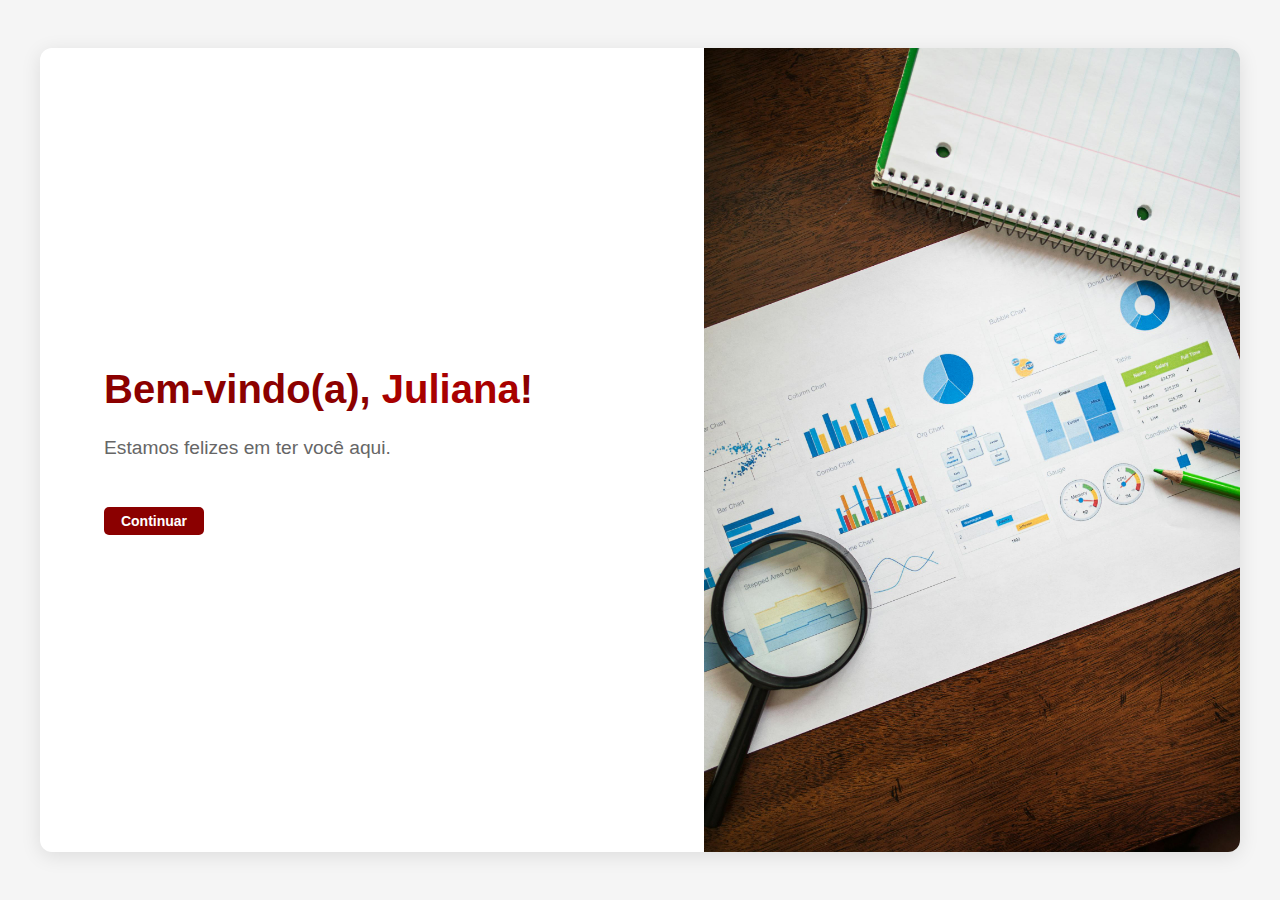
<file: index.html>
<!DOCTYPE html>
<html lang="pt-BR">
<head>
  <meta charset="UTF-8">
  <meta name="viewport" content="width=device-width, initial-scale=1.0">
  <title>Início</title>
  <link rel="stylesheet" href="css/index.css">
  <link rel="stylesheet" href="https://cdnjs.cloudflare.com/ajax/libs/font-awesome/6.0.0/css/all.min.css">
  <link href="https://fonts.googleapis.com/css2?family=Material+Symbols+Outlined" rel="stylesheet" />
</head>

<body class="welcome-body">
    <div class="welcome-container">
        <div class="welcome-text">
            <h1 class="welcome-title">Bem-vindo(a), <span id="nomeUsuario">Usuário</span>!</h1>
            <p class="welcome-subtitle">Estamos felizes em ter você aqui.</p>
            <a href="listarCaso.html" class="btn btn-primary">Continuar</a>
        </div>
        <div class="welcome-image">
            <img src="img/dashboard.jpg" alt="Imagem de boas-vindas" />
        </div>
    </div>

    <script>
        if ('serviceWorker' in navigator) {
            navigator.serviceWorker.register('service-worker.js')
                .then(() => console.log('Service Worker registrado com sucesso!'))
                .catch((error) => console.error('Falha ao registrar o Service Worker:', error));
        }

        // Substitua com o nome real do usuário após o login
        const nomeUsuario = "Juliana";
        document.getElementById("nomeUsuario").textContent = nomeUsuario;
    </script>
</body>

</html>
</file>
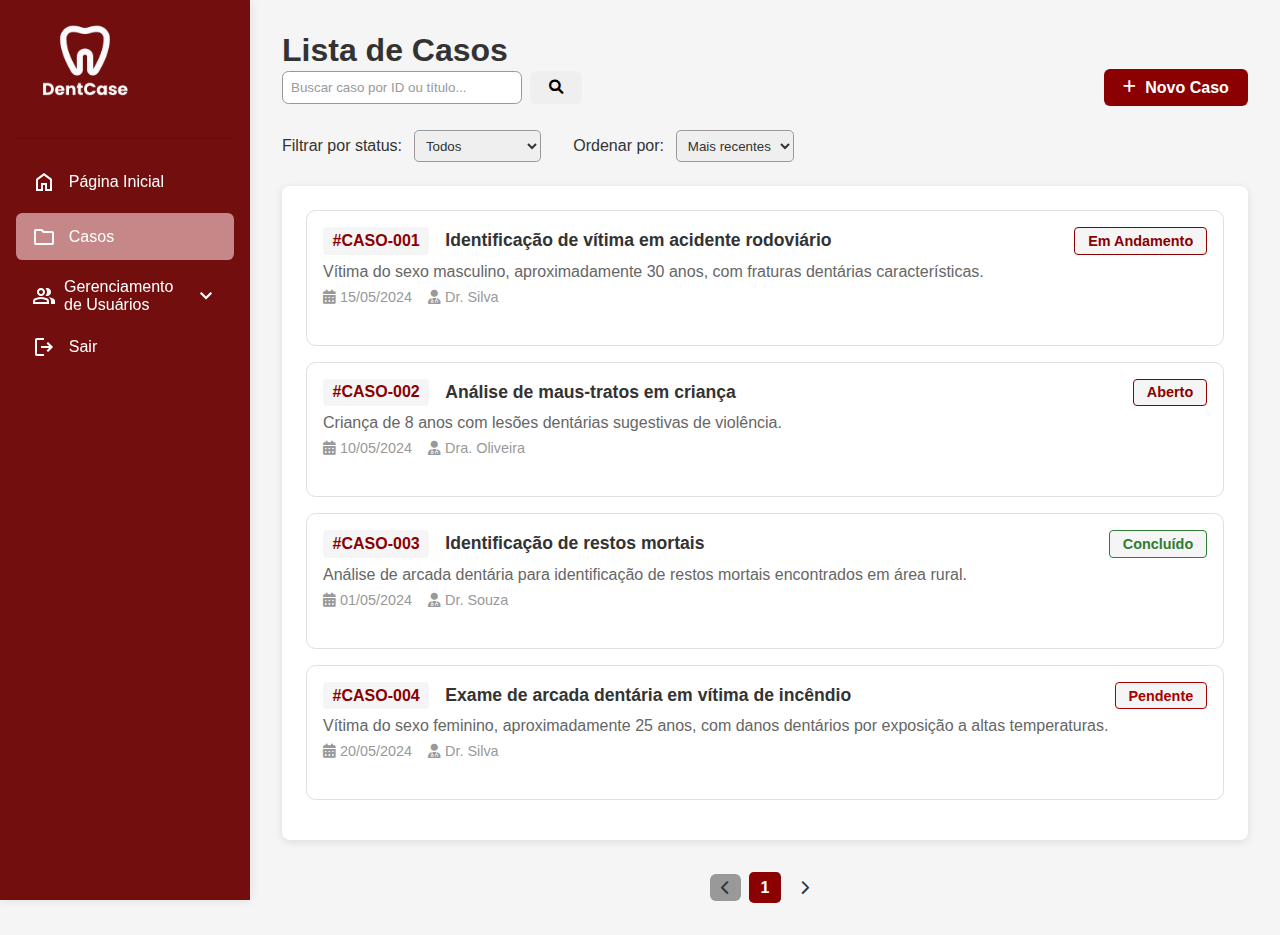
<file: listarCaso.html>
<!DOCTYPE html>
<html lang="pt-BR">
<head>
  <meta charset="UTF-8">
  <meta name="viewport" content="width=device-width, initial-scale=1.0">
  <title>Casos - Sistema Odonto-Legal</title>
  <link rel="stylesheet" href="css/listarCasos.css">
  <link rel="stylesheet" href="https://cdnjs.cloudflare.com/ajax/libs/font-awesome/6.0.0/css/all.min.css">
  <link href="https://fonts.googleapis.com/css2?family=Material+Symbols+Outlined" rel="stylesheet" />
</head>
<body>
  <aside class="sidebar">
    <div class="sidebar-header">
      <div class="logo-placeholder">
        <img src="img/logo2.png" alt="Login Imagem"  class="logo"/>
    </div>
    </div>
    <a href="index.html"><span class="material-symbols-outlined">home</span> Página Inicial</a>
    <a href="listarCaso.html" class="active"><span class="material-symbols-outlined">folder</span> Casos</a>
    <div class="dropdown-container">
        <button onclick="toggleSubMenu(this)" class="dropdown-btn">
            <span class="material-symbols-outlined">group</span>
            Gerenciamento de Usuários
            <span class="material-symbols-outlined expand-icon">expand_more</span>
        </button>
        <div class="sub-menu">
            <a href="usuarios-perito.html"><span class="material-symbols-outlined">person</span> Perito</a>
            <a href="usuarios-assistente.html"><span class="material-symbols-outlined">person</span> Assistente</a>
        </div>
    </div>

    <a href="login.html"><span class="material-symbols-outlined">logout</span> Sair</a>
</aside>

  <div class="main-content">
    <nav>
      <h1>Lista de Casos</h1>
    </nav>

    <div class="container">
      <header class="list-header">
        <div class="search-box">
          <input type="text" id="search-case" placeholder="Buscar caso por ID ou título...">
          <button class="btn btn-search"><i class="fas fa-search"></i></button>
        </div>
        <a href="novoCaso.html" class="btn btn-primary">
          <i class="fas fa-plus"></i> Novo Caso </a>
      </header>

      <div class="filters">
        <div class="filter-group">
          <label for="filter-status">Filtrar por status:</label>
          <select id="filter-status">
            <option value="all">Todos</option>
            <option value="aberto">Aberto</option>
            <option value="andamento">Em Andamento</option>
            <option value="pendente">Pendente</option>
            <option value="concluido">Concluído</option>
          </select>
        </div>

        <div class="filter-group">
          <label for="filter-date">Ordenar por:</label>
          <select id="filter-date">
            <option value="recentes">Mais recentes</option>
            <option value="antigos">Mais antigos</option>
          </select>
        </div>
      </div>

      <div class="cases-list-container">
        <!-- Item de caso -->
        <div class="case-list-item">
          <div class="case-list-content" onclick="window.location='verCaso.html?id=CASO-001'">
            <div class="case-list-main">
              <span class="case-id">#CASO-001</span>
              <h3 class="case-title">Identificação de vítima em acidente rodoviário</h3>
              <span class="case-status status-andamento">Em Andamento</span>
            </div>
            <div class="case-list-details">
              <p class="case-description">Vítima do sexo masculino, aproximadamente 30 anos, com fraturas dentárias características.</p>
              <div class="case-meta">
                <span><i class="fas fa-calendar-alt"></i> 15/05/2024</span>
                <span><i class="fas fa-user-md"></i> Dr. Silva</span>
              </div>
            </div>
          </div>
        </div>

        <!-- Outros casos seguem o mesmo padrão -->
        <!-- #CASO-002 -->
        <div class="case-list-item">
          <div class="case-list-content" onclick="window.location='verCaso.html?id=CASO-002'">
            <div class="case-list-main">
              <span class="case-id">#CASO-002</span>
              <h3 class="case-title">Análise de maus-tratos em criança</h3>
              <span class="case-status status-aberto">Aberto</span>
            </div>
            <div class="case-list-details">
              <p class="case-description">Criança de 8 anos com lesões dentárias sugestivas de violência.</p>
              <div class="case-meta">
                <span><i class="fas fa-calendar-alt"></i> 10/05/2024</span>
                <span><i class="fas fa-user-md"></i> Dra. Oliveira</span>
              </div>
            </div>
          </div>
        </div>

        <!-- #CASO-003 -->
        <div class="case-list-item">
          <div class="case-list-content" onclick="window.location='verCaso.html?id=CASO-003'">
            <div class="case-list-main">
              <span class="case-id">#CASO-003</span>
              <h3 class="case-title">Identificação de restos mortais</h3>
              <span class="case-status status-concluido">Concluído</span>
            </div>
            <div class="case-list-details">
              <p class="case-description">Análise de arcada dentária para identificação de restos mortais encontrados em área rural.</p>
              <div class="case-meta">
                <span><i class="fas fa-calendar-alt"></i> 01/05/2024</span>
                <span><i class="fas fa-user-md"></i> Dr. Souza</span>
              </div>
            </div>
          </div>
        </div>

        <!-- #CASO-004 -->
        <div class="case-list-item">
          <div class="case-list-content" onclick="window.location='verCaso.html?id=CASO-004'">
            <div class="case-list-main">
              <span class="case-id">#CASO-004</span>
              <h3 class="case-title">Exame de arcada dentária em vítima de incêndio</h3>
              <span class="case-status status-pendente">Pendente</span>
            </div>
            <div class="case-list-details">
              <p class="case-description">Vítima do sexo feminino, aproximadamente 25 anos, com danos dentários por exposição a altas temperaturas.</p>
              <div class="case-meta">
                <span><i class="fas fa-calendar-alt"></i> 20/05/2024</span>
                <span><i class="fas fa-user-md"></i> Dr. Silva</span>
              </div>
            </div>
          </div>
        </div>
      </div>

      <div class="pagination">
        <button class="btn btn-pagination" disabled><i class="fas fa-chevron-left"></i></button>
        <span class="page-number active">1</span>
        <button class="btn btn-pagination"><i class="fas fa-chevron-right"></i></button>
      </div>
    </div>
  </div>
  
<script>
  function toggleSubMenu(button) {
    const subMenu = button.nextElementSibling;
    subMenu.style.display = subMenu.style.display === "flex" ? "none" : "flex";
  }
</script>
</body>
</html>
</file>
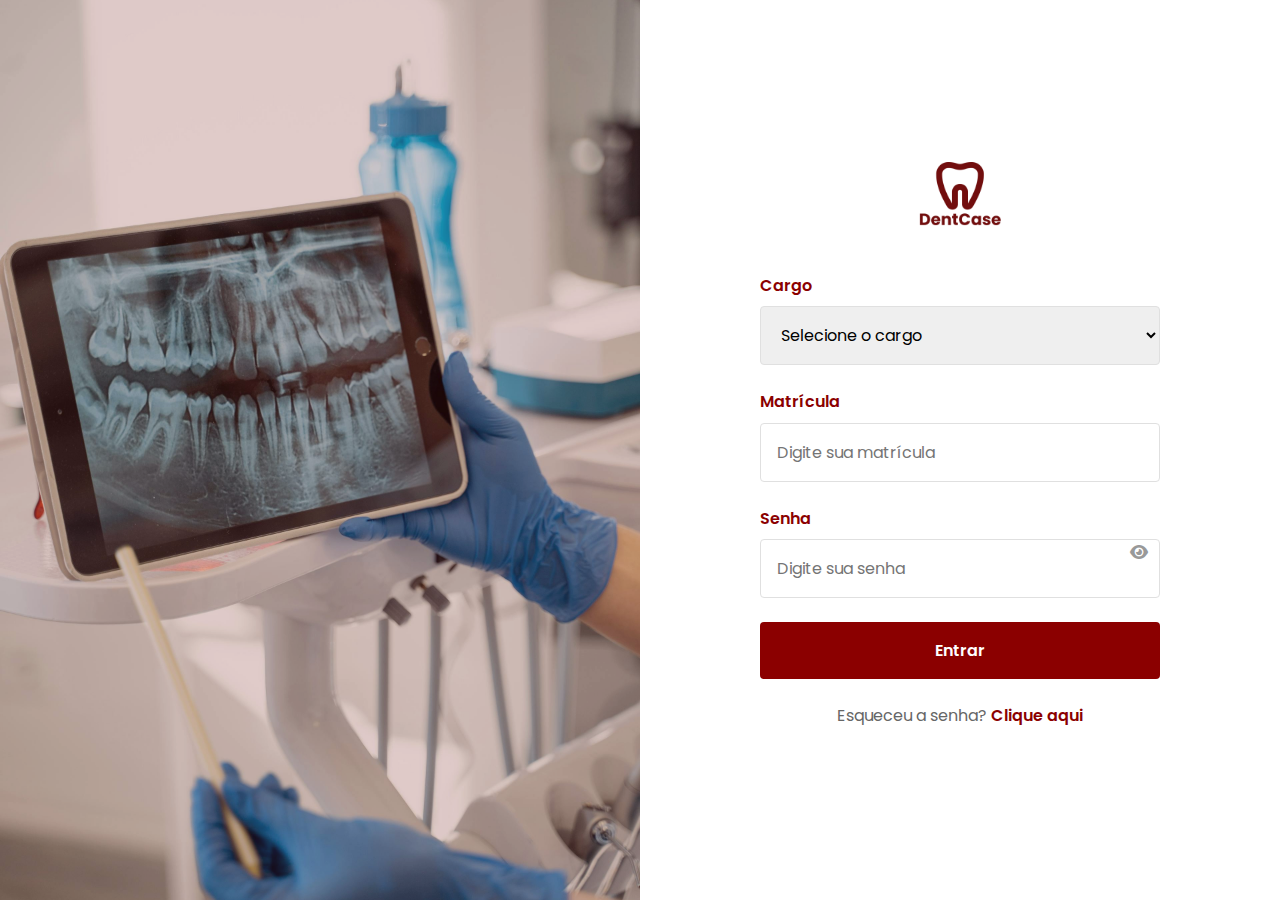
<file: login.html>
<!DOCTYPE html>
<html lang="pt-BR">
<head>
  <meta charset="UTF-8" />
  <meta name="viewport" content="width=device-width, initial-scale=1.0"/>
  <title>Login</title>

  <!-- Fonte Poppins -->
  <link href="https://fonts.googleapis.com/css2?family=Poppins:wght@400;600&display=swap" rel="stylesheet" />

  <!-- Ícones (Font Awesome para o olho) -->
  <link rel="stylesheet" href="https://cdnjs.cloudflare.com/ajax/libs/font-awesome/6.0.0/css/all.min.css" />

  <!-- Estilo CSS -->
  <link rel="stylesheet" href="css/login.css" />

  <link rel="manifest" href="manifest.json">

</head>

<body>
  <section>
    <div class="imgBx">
      <img src="img/login.jpg" alt="Login Imagem" />
    </div>

    <div class="contentBx">
      <div class="form-box">
        <!-- Espaço para sua logo -->
        <div class="logo-placeholder">
            <img src="img/logo1.png" alt="Login Imagem"  class="logo"/>
        </div>

        <form id="loginForm">
          <!-- Cargo -->
          <div class="form-group">
            <label for="cargo"><span>Cargo</span></label>
            <select name="cargo" id="cargo" required>
              <option value="">Selecione o cargo</option>
              <option value="administrador">Administrador</option>
              <option value="perito">Perito</option>
              <option value="assistente">Assistente</option>
            </select>
          </div>

          <!-- Matrícula -->
          <div class="form-group">
            <label for="matricula"><span>Matrícula</span></label>
            <input type="number" name="matricula" id="matricula" placeholder="Digite sua matrícula" required />
          </div>

          <!-- Senha com ícone de olho -->
          <div class="form-group senha-wrapper">
            <label for="senha"><span>Senha</span></label>
            <input type="password" name="senha" id="senha" placeholder="Digite sua senha" required />
            <i class="fa-solid fa-eye toggle-senha" id="toggleSenha"></i>
          </div>

          <!-- Botão de login -->
          <div class="form-group">
            <input type="submit" value="Entrar"  />
          </div>

          <!-- Esqueceu a senha -->
          <div class="form-group">
            <p>Esqueceu a senha? <a href="#">Clique aqui</a></p>
          </div>

          <!-- Mensagem de erro -->
          <div id="mensagemErro"></div>
        </form>
      </div>
    </div>
  </section>

  <!-- JS -->
  <script src="js/login.js" defer></script>
</body>
</html>
</file>
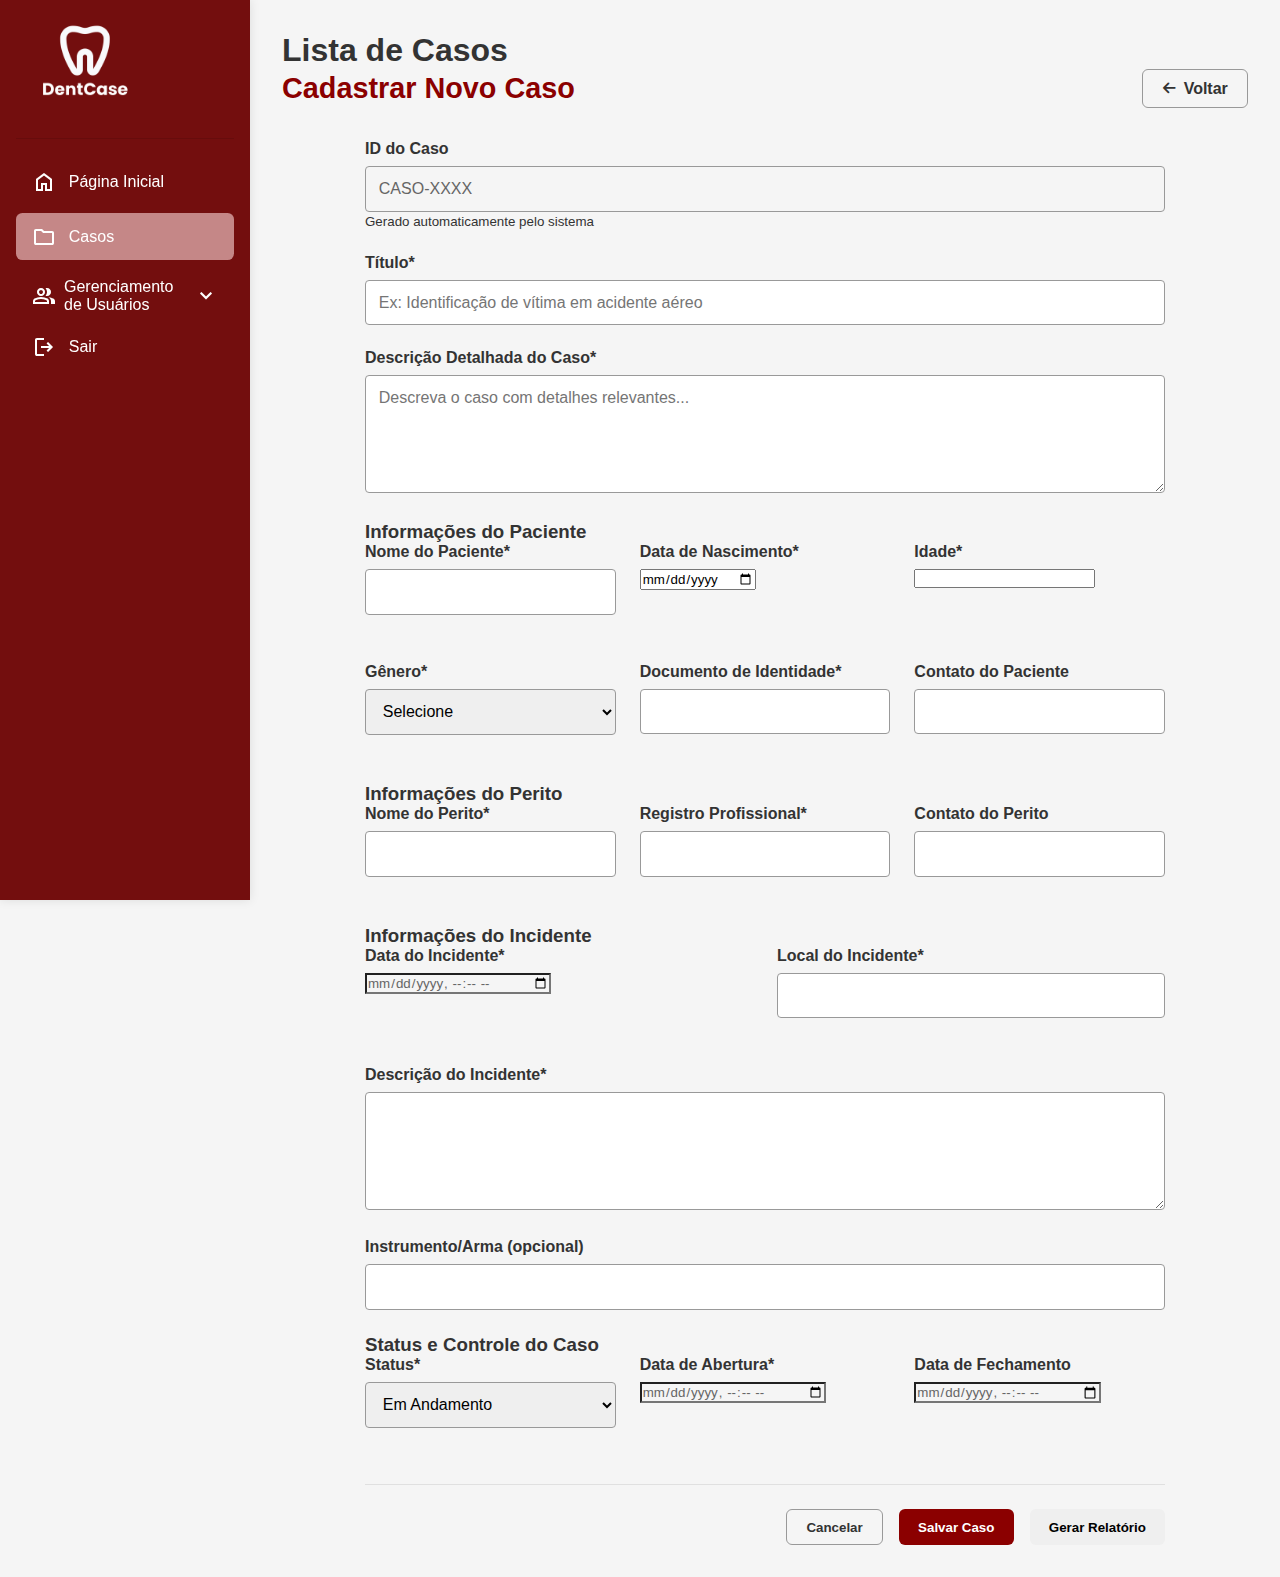
<file: novoCaso.html>
<!DOCTYPE html>
<html lang="pt-BR">

<head>
    <meta charset="UTF-8">
    <meta name="viewport" content="width=device-width, initial-scale=1.0">
    <title>Novo Caso</title>
    <link rel="stylesheet" href="css/novoCaso.css">
    <link rel="stylesheet" href="https://cdnjs.cloudflare.com/ajax/libs/font-awesome/6.0.0/css/all.min.css">
    <link href="https://fonts.googleapis.com/css2?family=Material+Symbols+Outlined" rel="stylesheet" />
</head>

<body>
    <aside class="sidebar">
        <div class="sidebar-header">
            <div class="logo-placeholder">
                <img src="img/logo2.png" alt="Login Imagem"  class="logo"/>
            </div>
        </div>
        <a href="index.html"><span class="material-symbols-outlined">home</span> Página Inicial</a>
        <a href="listarCaso.html" class="active"><span class="material-symbols-outlined">folder</span> Casos</a>
        <div class="dropdown-container">
            <button onclick="toggleSubMenu(this)" class="dropdown-btn">
                <span class="material-symbols-outlined">group</span>
                Gerenciamento de Usuários
                <span class="material-symbols-outlined expand-icon">expand_more</span>
            </button>
            <div class="sub-menu">
                <a href="usuarios-perito.html"><span class="material-symbols-outlined">person</span> Perito</a>
                <a href="usuarios-assistente.html"><span class="material-symbols-outlined">person</span> Assistente</a>
            </div>
        </div>

        <a href="login.html"><span class="material-symbols-outlined">logout</span> Sair</a>
    </aside>

    <div class="main-content">
        <nav>
            <h1>Lista de Casos</h1>
        </nav>
        <div class="container">
            <header class="main-header">
                <h1>Cadastrar Novo Caso</h1>
                <a href="listarCaso.html" class="btn btn-secondary">
                    <i class="fas fa-arrow-left"></i> Voltar
                  </a>
            </header>

            <div class="form-container">
                <form id="case-form" action="/api/cases" method="POST">
                    <!-- ID gerado automaticamente -->
                    <div class="form-group">
                        <label for="case-id">ID do Caso</label>
                        <input type="text" id="case-id" name="caseId" value="CASO-XXXX" readonly>
                        <small>Gerado automaticamente pelo sistema</small>
                    </div>

                    <div class="form-group">
                        <label for="case-title">Título*</label>
                        <input type="text" id="case-title" name="title" required
                            placeholder="Ex: Identificação de vítima em acidente aéreo">
                    </div>

                    <div class="form-group">
                        <label for="case-description">Descrição Detalhada do Caso*</label>
                        <textarea id="case-description" name="description" required rows="5"
                            placeholder="Descreva o caso com detalhes relevantes..."></textarea>
                    </div>

                    <!-- Informações do Paciente -->
                    <h3>Informações do Paciente</h3>
                    <div class="form-row">
                        <div class="form-group">
                            <label for="patient-name">Nome do Paciente*</label>
                            <input type="text" id="patient-name" name="patientName" required>
                        </div>

                        <div class="form-group">
                            <label for="patient-dob">Data de Nascimento*</label>
                            <input type="date" id="patient-dob" name="patientDOB" required>
                        </div>

                        <div class="form-group">
                            <label for="patient-age">Idade*</label>
                            <input type="number" id="patient-age" name="patientAge" required>
                        </div>
                    </div>

                    <div class="form-row">
                        <div class="form-group">
                            <label for="patient-gender">Gênero*</label>
                            <select id="patient-gender" name="patientGender" required>
                                <option value="">Selecione</option>
                                <option value="masculino">Masculino</option>
                                <option value="feminino">Feminino</option>
                                <option value="outro">Outro</option>
                            </select>
                        </div>

                        <div class="form-group">
                            <label for="patient-id">Documento de Identidade*</label>
                            <input type="text" id="patient-id" name="patientID" required>
                        </div>

                        <div class="form-group">
                            <label for="patient-contact">Contato do Paciente</label>
                            <input type="text" id="patient-contact" name="patientContact">
                        </div>
                    </div>

                    <!-- Informações do Perito -->
                    <h3>Informações do Perito</h3>
                    <div class="form-row">
                        <div class="form-group">
                            <label for="expert-name">Nome do Perito*</label>
                            <input type="text" id="expert-name" name="expertName" required>
                        </div>

                        <div class="form-group">
                            <label for="expert-registration">Registro Profissional*</label>
                            <input type="text" id="expert-registration" name="expertRegistration" required>
                        </div>

                        <div class="form-group">
                            <label for="expert-contact">Contato do Perito</label>
                            <input type="text" id="expert-contact" name="expertContact">
                        </div>
                    </div>

                    <!-- Informações do Incidente -->
                    <h3>Informações do Incidente</h3>
                    <div class="form-row">
                        <div class="form-group">
                            <label for="incident-date">Data do Incidente*</label>
                            <input type="datetime-local" id="incident-date" name="incidentDate" required>
                        </div>

                        <div class="form-group">
                            <label for="incident-location">Local do Incidente*</label>
                            <input type="text" id="incident-location" name="incidentLocation" required>
                        </div>
                    </div>

                    <div class="form-group">
                        <label for="incident-description">Descrição do Incidente*</label>
                        <textarea id="incident-description" name="incidentDescription" required rows="5"></textarea>
                    </div>

                    <div class="form-group">
                        <label for="incident-weapon">Instrumento/Arma (opcional)</label>
                        <input type="text" id="incident-weapon" name="incidentWeapon">
                    </div>

                    <!-- Status e Datas -->
                    <h3>Status e Controle do Caso</h3>
                    <div class="form-row">
                        <div class="form-group">
                            <label for="case-status">Status*</label>
                            <select id="case-status" name="status" required>
                                <option value="em andamento">Em Andamento</option>
                                <option value="finalizado">Finalizado</option>
                                <option value="arquivado">Arquivado</option>
                            </select>
                        </div>

                        <div class="form-group">
                            <label for="case-open-date">Data de Abertura*</label>
                            <input type="datetime-local" id="case-open-date" name="openDate" required>
                        </div>

                        <div class="form-group">
                            <label for="case-close-date">Data de Fechamento</label>
                            <input type="datetime-local" id="case-close-date" name="closeDate">
                        </div>
                    </div>

                    <!-- Botões -->
                    <div class="form-actions">
                        <button type="reset" class="btn btn-secondary">Cancelar</button>
                        <button type="submit" class="btn btn-primary">Salvar Caso</button>
                        <button type="button" class="btn btn-success" id="generate-report">Gerar Relatório</button>
                    </div>
                </form>

            </div>
        </div>

        <script>
            function toggleSubMenu(button) {
                const subMenu = button.nextElementSibling;
                subMenu.style.display = subMenu.style.display === "flex" ? "none" : "flex";
            }
        </script>
</body>

</html>
</file>
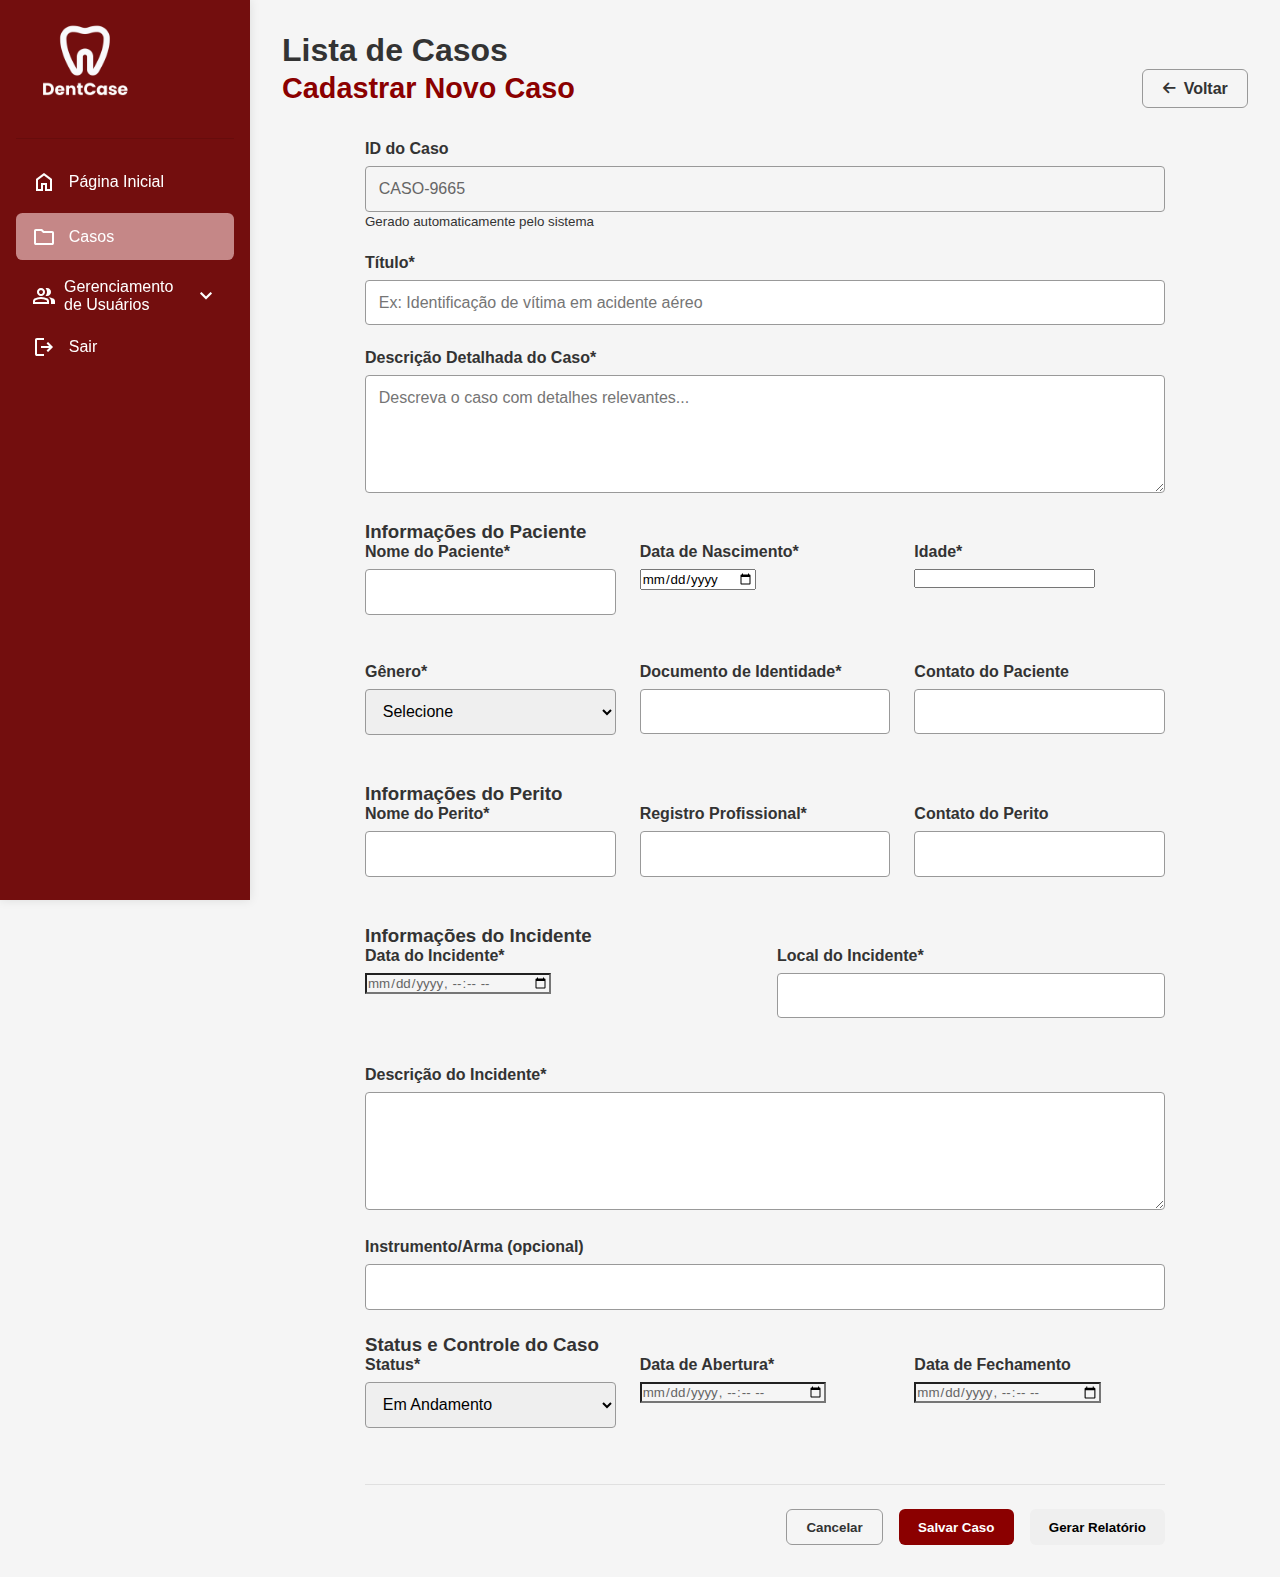
<file: novoUsuario.html>
<!DOCTYPE html>
<html lang="pt-BR">

<head>
    <meta charset="UTF-8">
    <meta name="viewport" content="width=device-width, initial-scale=1.0">
    <title>Novo Caso</title>
    <link rel="stylesheet" href="css/novoUsuario.css">
    <link rel="stylesheet" href="https://cdnjs.cloudflare.com/ajax/libs/font-awesome/6.0.0/css/all.min.css">
    <link href="https://fonts.googleapis.com/css2?family=Material+Symbols+Outlined" rel="stylesheet" />
</head>

<body>
    <aside class="sidebar">
        <div class="sidebar-header">
            <div class="logo-placeholder">
                <img src="img/logo2.png" alt="Login Imagem"  class="logo"/>
            </div>
        </div>
        <a href="index.html"><span class="material-symbols-outlined">home</span> Página Inicial</a>
        <a href="listarCaso.html" class="active"><span class="material-symbols-outlined">folder</span> Casos</a>
        <div class="dropdown-container">
            <button onclick="toggleSubMenu(this)" class="dropdown-btn">
                <span class="material-symbols-outlined">group</span>
                Gerenciamento de Usuários
                <span class="material-symbols-outlined expand-icon">expand_more</span>
            </button>
            <div class="sub-menu">
                <a href="usuarios-perito.html"><span class="material-symbols-outlined">person</span> Perito</a>
                <a href="usuarios-assistente.html"><span class="material-symbols-outlined">person</span> Assistente</a>
            </div>
        </div>

        <a href="login.html"><span class="material-symbols-outlined">logout</span> Sair</a>
    </aside>

    <div class="main-content">
        <nav>
            <h1>Lista de Casos</h1>
        </nav>
        <div class="container">
            <header class="main-header">
                <h1>Cadastrar Novo Caso</h1>
                <a href="listarCaso.html" class="btn btn-secondary">
                    <i class="fas fa-arrow-left"></i> Voltar
                  </a>
            </header>

            <div class="form-container">
                <form id="case-form" action="/api/cases" method="POST">
                    <!-- ID gerado automaticamente -->
                    <div class="form-group">
                        <label for="case-id">ID do Caso</label>
                        <input type="text" id="case-id" name="caseId" value="CASO-XXXX" readonly>
                        <small>Gerado automaticamente pelo sistema</small>
                    </div>

                    <div class="form-group">
                        <label for="case-title">Título*</label>
                        <input type="text" id="case-title" name="title" required
                            placeholder="Ex: Identificação de vítima em acidente aéreo">
                    </div>

                    <div class="form-group">
                        <label for="case-description">Descrição Detalhada do Caso*</label>
                        <textarea id="case-description" name="description" required rows="5"
                            placeholder="Descreva o caso com detalhes relevantes..."></textarea>
                    </div>

                    <!-- Informações do Paciente -->
                    <h3>Informações do Paciente</h3>
                    <div class="form-row">
                        <div class="form-group">
                            <label for="patient-name">Nome do Paciente*</label>
                            <input type="text" id="patient-name" name="patientName" required>
                        </div>

                        <div class="form-group">
                            <label for="patient-dob">Data de Nascimento*</label>
                            <input type="date" id="patient-dob" name="patientDOB" required>
                        </div>

                        <div class="form-group">
                            <label for="patient-age">Idade*</label>
                            <input type="number" id="patient-age" name="patientAge" required>
                        </div>
                    </div>

                    <div class="form-row">
                        <div class="form-group">
                            <label for="patient-gender">Gênero*</label>
                            <select id="patient-gender" name="patientGender" required>
                                <option value="">Selecione</option>
                                <option value="masculino">Masculino</option>
                                <option value="feminino">Feminino</option>
                                <option value="outro">Outro</option>
                            </select>
                        </div>

                        <div class="form-group">
                            <label for="patient-id">Documento de Identidade*</label>
                            <input type="text" id="patient-id" name="patientID" required>
                        </div>

                        <div class="form-group">
                            <label for="patient-contact">Contato do Paciente</label>
                            <input type="text" id="patient-contact" name="patientContact">
                        </div>
                    </div>

                    <!-- Informações do Perito -->
                    <h3>Informações do Perito</h3>
                    <div class="form-row">
                        <div class="form-group">
                            <label for="expert-name">Nome do Perito*</label>
                            <input type="text" id="expert-name" name="expertName" required>
                        </div>

                        <div class="form-group">
                            <label for="expert-registration">Registro Profissional*</label>
                            <input type="text" id="expert-registration" name="expertRegistration" required>
                        </div>

                        <div class="form-group">
                            <label for="expert-contact">Contato do Perito</label>
                            <input type="text" id="expert-contact" name="expertContact">
                        </div>
                    </div>

                    <!-- Informações do Incidente -->
                    <h3>Informações do Incidente</h3>
                    <div class="form-row">
                        <div class="form-group">
                            <label for="incident-date">Data do Incidente*</label>
                            <input type="datetime-local" id="incident-date" name="incidentDate" required>
                        </div>

                        <div class="form-group">
                            <label for="incident-location">Local do Incidente*</label>
                            <input type="text" id="incident-location" name="incidentLocation" required>
                        </div>
                    </div>

                    <div class="form-group">
                        <label for="incident-description">Descrição do Incidente*</label>
                        <textarea id="incident-description" name="incidentDescription" required rows="5"></textarea>
                    </div>

                    <div class="form-group">
                        <label for="incident-weapon">Instrumento/Arma (opcional)</label>
                        <input type="text" id="incident-weapon" name="incidentWeapon">
                    </div>

                    <!-- Status e Datas -->
                    <h3>Status e Controle do Caso</h3>
                    <div class="form-row">
                        <div class="form-group">
                            <label for="case-status">Status*</label>
                            <select id="case-status" name="status" required>
                                <option value="em andamento">Em Andamento</option>
                                <option value="finalizado">Finalizado</option>
                                <option value="arquivado">Arquivado</option>
                            </select>
                        </div>

                        <div class="form-group">
                            <label for="case-open-date">Data de Abertura*</label>
                            <input type="datetime-local" id="case-open-date" name="openDate" required>
                        </div>

                        <div class="form-group">
                            <label for="case-close-date">Data de Fechamento</label>
                            <input type="datetime-local" id="case-close-date" name="closeDate">
                        </div>
                    </div>

                    <!-- Botões -->
                    <div class="form-actions">
                        <button type="reset" class="btn btn-secondary">Cancelar</button>
                        <button type="submit" class="btn btn-primary">Salvar Caso</button>
                        <button type="button" class="btn btn-success" id="generate-report">Gerar Relatório</button>
                    </div>
                </form>

            </div>
        </div>

        <script src="js/novoUsuario.js"></script>
</body>

</html>
</file>
<file: css/login.css>
/* ============================================ */
/* VARIÁVEIS DO SISTEMA */
/* ============================================ */
:root {
  --primary-color: #8b0000;
  --primary-hover: #a80000;
  --secondary-color: #c58787;
  --light-bg: #f5f5f5;
  --white: #ffffff;
  --text-dark: #333333;
  --text-medium: #666666;
  --text-light: #999999;
  --border-color: #e0e0e0;
  --error-color: #d32f2f;

  --font-main: 'Poppins', sans-serif;
  --font-size-base: 1rem;
  --line-height-base: 1.6;

  --space-xs: 0.5rem;
  --space-sm: 1rem;
  --space-md: 1.5rem;
  --space-lg: 2rem;
  --space-xl: 3rem;

  --border-radius-sm: 4px;
  --border-radius-md: 8px;

  --shadow-sm: 0 2px 8px rgba(0,0,0,0.1);
  --shadow-md: 0 4px 12px rgba(0,0,0,0.15);
}

/* ============================================ */
/* RESET E BASE */
/* ============================================ */
* {
  margin: 0;
  padding: 0;
  box-sizing: border-box;
  font-family: var(--font-main);
}

body {
  font-size: var(--font-size-base);
  line-height: var(--line-height-base);
  background-color: var(--light-bg);
  color: var(--text-dark);
  min-height: 100vh;
}

/* ============================================ */
/* LAYOUT DA PÁGINA DE LOGIN */
/* ============================================ */
section {
  display: flex;
  min-height: 100vh;
}

.imgBx {
  width: 50%;
  background: var(--primary-color);
  display: flex;
  justify-content: center;
  align-items: center;
  overflow: hidden;
}

.imgBx img {
  width: 100%;
  height: 100vh;
  object-fit: cover;
  opacity: 0.85;
}

.contentBx {
  width: 50%;
  padding: var(--space-xl);
  background: var(--white);
  display: flex;
  align-items: center;
  justify-content: center;
}

.form-box {
  width: 100%;
  max-width: 400px;
}

.logo-placeholder {
  text-align: center;
  margin-bottom: var(--space-md);
}

.logo{
  max-width: 94px;
}

/* ============================================ */
/* FORMULÁRIO */
/* ============================================ */
.form-group {
  margin-bottom: var(--space-md);
  position: relative;
}

label {
  display: block;
  margin-bottom: var(--space-xs);
  font-weight: 600;
  color: var(--text-dark);
}

label span {
  color: var(--primary-color);
}

input,
select {
  width: 100%;
  padding: var(--space-sm);
  border: 1px solid var(--border-color);
  border-radius: var(--border-radius-sm);
  font-size: var(--font-size-base);
  transition: all 0.3s ease;
}

input:focus,
select:focus {
  border-color: var(--primary-color);
  box-shadow: 0 0 0 3px rgba(139, 0, 0, 0.15);
  outline: none;
}

input.valid {
  border-color: #22c55e;
}

input.invalid {
  border-color: #ef4444;
}

input[type="submit"] {
  background: var(--primary-color);
  color: var(--white);
  font-weight: 600;
  border: none;
  padding: var(--space-sm);
  cursor: pointer;
  transition: 0.3s ease-in-out;
}

input[type="submit"]:hover {
  background: var(--primary-hover);
  transform: translateY(-2px);
  box-shadow: var(--shadow-sm);
}

/* Senha com ícone de olho */
.senha-wrapper {
  position: relative;
}

.toggle-senha {
  position: absolute;
  right: 12px;
  top: 50%;
  transform: translateY(-50%);
  cursor: pointer;
  color: var(--text-light);
  transition: color 0.3s;
}

.toggle-senha:hover {
  color: var(--primary-color);
}

.form-group p {
  color: var(--text-medium);
  text-align: center;
}

.form-group a {
  color: var(--primary-color);
  text-decoration: none;
  font-weight: 600;
}

.form-group a:hover {
  text-decoration: underline;
}

/* ============================================ */
/* MENSAGEM DE ERRO */
/* ============================================ */
#mensagemErro {
  background-color: #ffebee;
  color: var(--error-color);
  padding: var(--space-sm);
  border-radius: var(--border-radius-sm);
  margin-top: var(--space-sm);
  text-align: center;
  font-weight: 500;
  display: none;
  animation: fadeIn 0.3s ease-in-out;
}

@keyframes fadeIn {
  from {
    opacity: 0;
    transform: translateY(-5px);
  }
  to {
    opacity: 1;
    transform: translateY(0);
  }
}

/* ============================================ */
/* RESPONSIVIDADE */
/* ============================================ */
@media (max-width: 992px) {
  .imgBx {
    display: none;
  }

  .contentBx {
    width: 100%;
    padding: var(--space-lg);
  }
}

@media (max-width: 576px) {
  .contentBx {
    padding: var(--space-md);
  }

  .logo-placeholder h2 {
    font-size: 1.5rem;
    margin-bottom: var(--space-md);
  }
}
</file>
<file: css/index.css>
/* ==================== */
/* RESET E CONFIGURAÇÕES BASE */
/* ==================== */
* {
    margin: 0;
    padding: 0;
    box-sizing: border-box;
    font-family: 'Segoe UI', Tahoma, Geneva, Verdana, sans-serif;
  }
  
  body {
    min-height: 100vh;
    background-color: #f5f5f5;
    color: #333;
  }
  
  /* ==================== */
  /* PÁGINA DE BOAS-VINDAS */
  /* ==================== */
  .welcome-body {
    display: flex;
    justify-content: center;
    align-items: center;
    min-height: 100vh;
    background-color: #f5f5f5;
    padding: 2rem;
  }
  
  .welcome-container {
    display: flex;
    max-width: 1200px;
    width: 100%;
    background: white;
    border-radius: 12px;
    box-shadow: 0 4px 20px rgba(0, 0, 0, 0.1);
    overflow: hidden;
  }
  
  .welcome-text {
    flex: 1;
    padding: 4rem;
    display: flex;
    flex-direction: column;
    justify-content: center;
  }
  
  .welcome-title {
    font-size: 2.5rem;
    color: #8b0000;
    margin-bottom: 1.5rem;
    line-height: 1.2;
  }
  
  .welcome-title span {
    color: #a80000;
    font-weight: 600;
  }
  
  .welcome-subtitle {
    font-size: 1.2rem;
    color: #666;
    margin-bottom: 3rem;
    max-width: 80%;
  }
  
  .welcome-image {
    flex: 1;
    display: flex;
    align-items: center;
    justify-content: center;
    background-color: #f0f0f0;
  }
  
  .welcome-image img {
    width: 100%;
    height: 100%;
    object-fit: cover;
  }
  
  /* ==================== */
  /* BOTÕES - CONSISTENTE COM OUTRAS PÁGINAS */
  /* ==================== */
  .btn {
    padding: 0.8rem 2rem;
    border-radius: 6px;
    border: none;
    cursor: pointer;
    font-weight: 600;
    font-size: 1rem;
    transition: all 0.2s;
    text-align: center;
    display: inline-block;
    width: auto;
  }
  
  .btn-primary {
    background-color: #8b0000;
    color: white;
    text-decoration: none;
    padding: 6px 10px;
    border-radius: 5px;
    display: inline-block;
    font-size: 14px;
    width: 100px; /* largura menor */
    text-align: center;
    transition: background-color 0.3s ease;
    
  }
  .botao-container {
    text-align: j;
  }
  .btn-primary:hover {
    background-color: #a80000;
  }
  
  
  /* ==================== */
  /* RESPONSIVIDADE */
  /* ==================== */
  @media (max-width: 992px) {
    .welcome-container {
        flex-direction: column;
    }
    
    .welcome-text {
        padding: 3rem;
        order: 2;
    }
    
    .welcome-image {
        order: 1;
        height: 300px;
    }
    
    .welcome-title {
        font-size: 2rem;
    }
    
    .welcome-subtitle {
        max-width: 100%;
    }
  }
  
  @media (max-width: 768px) {
    .welcome-body {
        padding: 1rem;
    }
    
    .welcome-text {
        padding: 2rem;
    }
    
    .welcome-title {
        font-size: 1.8rem;
    }
    
    .welcome-subtitle {
        font-size: 1.1rem;
        margin-bottom: 2rem;
    }
  }
  
  @media (max-width: 480px) {
    .welcome-text {
        padding: 1.5rem;
    }
    
    .welcome-title {
        font-size: 1.5rem;
    }
    
    .btn {
        width: 100%;
        padding: 0.8rem;
    }
  }
</file>
<file: css/listarCasos.css>
/* ==================== */
/* RESET E CONFIGURAÇÕES BASE */
/* ==================== */
* {
    margin: 0;
    padding: 0;
    box-sizing: border-box;
    font-family: 'Segoe UI', Tahoma, Geneva, Verdana, sans-serif;
}

body {
    display: flex;
    min-height: 100vh;
    background-color: #f5f5f5;
    color: #333;
}

a {
    text-decoration: none;
    color: inherit;
}

/* ==================== */
/* SIDEBAR (MENU LATERAL) - COMPARTILHADO */
/* ==================== */


.sidebar {
    width: 250px;
    min-height: 100vh;
    background: #730E0E;
    color: #ffff;
    padding: 1rem;
    position: fixed;
    left: 0;
    top: 0;
    transition: transform 0.3s ease;
    z-index: 1000;
    box-shadow: 0 0 10px rgba(0,0,0,0.1);
}

.sidebar.hidden {
    transform: translateX(-100%);
}

.sidebar-header {
    display: flex;
    align-items: center;
    padding: 0 20px 20px;
    border-bottom: 1px solid rgba(0,0,0,0.1);
    margin-bottom: 20px;
}

.logo-container {
    display: flex;
  justify-content: center;
  align-items: center;
  margin-bottom: var(--space-md);
  }
  
  .logo {
    max-width: 98px;
  }



.sidebar a {
    display: flex;
    align-items: center;
    gap: 0.8rem;
    padding: 0.7rem 1rem;
    border-radius: 0.4rem;
    color: #ffff;
    transition: all 0.2s;
    margin-bottom: 0.5rem;
}

.sidebar a:hover,
.sidebar a.active {
    background-color: #c58787;
    color: white;
}
/* gerenciamneto de usuários*/
.dropdown-container {
  display: flex;
  flex-direction: column;
}

.dropdown-btn {
  background: none;
  border: none;
  color: inherit;
  font: inherit;
  display: flex;
  align-items: center;
  gap: 8px;
  padding: 10px 16px;
  cursor: pointer;
  width: 100%;
  text-align: left;
}

.expand-icon {
  margin-left: auto;
}

.sub-menu {
  display: none;
  flex-direction: column;
  padding-left: 32px;
}

.sub-menu a {
  padding: 8px 16px;
  color: #ddd;
  text-decoration: none;
}

.sub-menu a:hover {
  background-color: #444;
  border-radius: 4px;
}

/* ==================== */
/* CONTEÚDO PRINCIPAL - COMPARTILHADO */
/* ==================== */
.main-content {
    margin-left: 250px;
    padding: 2rem;
    flex: 1;
    transition: margin-left 0.3s ease;
}

/* ==================== */
/* LISTA DE CASOS - PÁGINA 1 */
/* ==================== */
.list-header {
    display: flex;
    justify-content: space-between;
    align-items: center;
    flex-wrap: wrap;
    gap: 1rem;
    margin-bottom: 1.5rem;
}

.search-box {
    display: flex;
    gap: 0.5rem;
}

.search-box input {
    padding: 0.5rem;
    border: 1px solid #999;
    border-radius: 0.4rem;
    width: 240px;
    color: #333;
}

.search-box input::placeholder {
    color: #999;
}

.filters {
    display: flex;
    gap: 2rem;
    flex-wrap: wrap;
    align-items: center;
    margin-bottom: 1.5rem;
}

.filter-group label {
    margin-right: 0.5rem;
    font-weight: 500;
}

.filter-group select {
    padding: 0.4rem;
    border: 1px solid #999;
    border-radius: 0.3rem;
    color: #333;
}

.cases-list-container {
    background: white;
    padding: 1.5rem;
    border-radius: 8px;
    box-shadow: 0 2px 8px rgba(0,0,0,0.1);
}

.case-list-item {
    border: 1px solid #e0e0e0;
    padding: 1rem;
    border-radius: 0.6rem;
    display: flex;
    justify-content: space-between;
    transition: all 0.2s;
    margin-bottom: 1rem;
}

.case-list-item:hover {
    box-shadow: 0 2px 8px rgba(0,0,0,0.1);
}

.case-list-content {
    flex: 1;
    cursor: pointer;
}

.case-list-main {
    display: flex;
    align-items: center;
    gap: 1rem;
    margin-bottom: 0.5rem;
}

.case-id {
    font-weight: bold;
    color: #8b0000;
}

.case-title {
    font-size: 1.1rem;
    flex: 1;
}

.case-status {
    padding: 0.3rem 0.6rem;
    border-radius: 0.3rem;
    font-size: 0.9rem;
    font-weight: 600;
}

.status-aberto {
    background-color: #f5f5f5;
    color: #8b0000;
    border: 1px solid #8b0000;
}

.status-andamento {
    background-color: #f5f5f5;
    color: #8b0000;
    border: 1px solid #8b0000;
}

.status-pendente {
    background-color: #f5f5f5;
    color: #a80000;
    border: 1px solid #a80000;
}

.status-concluido {
    background-color: #f5f5f5;
    color: #2e7d32;
    border: 1px solid #2e7d32;
}

.case-description {
    color: #666;
    margin-bottom: 0.5rem;
}

.case-meta {
    font-size: 0.9rem;
    color: #999;
    display: flex;
    gap: 1rem;
}

.case-list-actions {
    display: flex;
    align-items: center;
    padding-left: 1rem;
}

.pagination {
    display: flex;
    justify-content: center;
    align-items: center;
    gap: 0.5rem;
    margin-top: 2rem;
}

.page-number {
    font-weight: bold;
    padding: 0.4rem 0.7rem;
    border-radius: 0.3rem;
    color: #333;
}

.page-number.active {
    background-color: #8b0000;
    color: white;
}

/* ==================== */
/* DETALHES DO CASO - PÁGINA 2 */
/* ==================== */
.case-header {
    background: white;
    padding: 2rem;
    border-radius: 8px;
    box-shadow: 0 2px 8px rgba(0,0,0,0.1);
    margin-bottom: 2rem;
}

.case-header h1 {
    font-size: 1.8rem;
    color: #8b0000;
    margin-bottom: 1rem;
}

.case-meta {
    display: flex;
    align-items: center;
    gap: 1rem;
    margin-bottom: 1.5rem;
}

.case-id {
    font-weight: bold;
    color: #8b0000;
    background-color: #f5f5f5;
    padding: 0.3rem 0.6rem;
    border-radius: 4px;
}

.case-status {
    padding: 0.3rem 0.8rem;
    border-radius: 4px;
    font-weight: 600;
    font-size: 0.9rem;
}

.status-open {
    background-color: #f5f5f5;
    color: #8b0000;
    border: 1px solid #8b0000;
}

.case-details {
    margin: 1.5rem 0;
    line-height: 1.6;
}

.case-details p {
    margin-bottom: 0.8rem;
}

.case-details strong {
    color: #8b0000;
}

.case-actions {
    display: flex;
    gap: 1rem;
    margin-top: 1.5rem;
}

.evidence-section {
    background: white;
    padding: 2rem;
    border-radius: 8px;
    box-shadow: 0 2px 8px rgba(0,0,0,0.1);
}

.section-header {
    display: flex;
    justify-content: space-between;
    align-items: center;
    margin-bottom: 1.5rem;
}

.section-header h2 {
    color: #8b0000;
    font-size: 1.5rem;
}

.section-header h2 i {
    margin-right: 0.5rem;
}

.evidence-list {
    display: flex;
    flex-direction: column;
    gap: 1.5rem;
}

.evidence-item {
    display: flex;
    gap: 1.5rem;
    padding: 1.5rem;
    background: #f5f5f5;
    border-radius: 8px;
    transition: all 0.2s;
}

.evidence-item:hover {
    box-shadow: 0 2px 8px rgba(0,0,0,0.1);
}

.evidence-preview {
    width: 80px;
    display: flex;
    align-items: center;
    justify-content: center;
    color: #8b0000;
    font-size: 2rem;
}

.evidence-details {
    flex: 1;
}

.evidence-details h3 {
    color: #8b0000;
    margin-bottom: 0.5rem;
}

.evidence-details p {
    margin-bottom: 0.5rem;
    color: #666;
}

.evidence-details strong {
    color: #333;
}

.evidence-actions {
    display: flex;
    gap: 0.8rem;
    margin-top: 1rem;
}
.modal {
    display: none; /* Mude para 'flex' pra testar */
    position: fixed;
    top: 0;
    left: 0;
    width: 100vw;
    height: 100vh;
    background-color: rgba(0, 0, 0, 0.5);
    z-index: 1000;
    align-items: center;
    justify-content: center;
    padding: 20px;
  }

  .modal-content {
    background-color: white;
    border-radius: 10px;
    padding: 30px;
    width: 90%;
    max-width: 600px;
    max-height: 90vh;
    overflow-y: auto;
    box-shadow: 0 5px 15px rgba(0,0,0,0.3);
    justify-content: center;
    align-items: center;
  }
/* Estilos para os novos campos de evidência */
.form-row {
    display: flex;
    gap: 15px;
    margin-bottom: 15px;
}

.form-row .form-group {
    flex: 1;
}

.location-fields {
    display: flex;
    gap: 10px;
    margin-bottom: 10px;
}

.location-input {
    flex: 1;
    padding: 8px;
    border: 1px solid #ddd;
    border-radius: 4px;
}

.attachment-label {
    display: block;
    margin-top: 15px;
    margin-bottom: 5px;
    font-weight: bold;
    color: #555;
}

.modal-content h2 {
    color: #8b0000;
    margin-bottom: 1.5rem;
}

.close {
    position: absolute;
    right: 1.5rem;
    top: 1.5rem;
    font-size: 1.5rem;
    color: #666;
    cursor: pointer;
    transition: color 0.2s;
}

.close:hover {
    color: #8b0000;
}

.form-group {
    margin-bottom: 1.5rem;
}

.form-group label {
    display: block;
    margin-bottom: 0.5rem;
    font-weight: 600;
}

.form-group select,
.form-group textarea,
.form-group input[type="text"],
.form-group input[type="file"] {
    width: 100%;
    padding: 0.8rem;
    border: 1px solid #999;
    border-radius: 4px;
    font-size: 1rem;
}

.form-group textarea {
    min-height: 100px;
    resize: vertical;
}

.location-fields {
    display: flex;
    flex-direction: column;
    gap: 0.5rem;
}

.location-input {
    padding: 0.8rem;
    border: 1px solid #999;
    border-radius: 4px;
}

/* ==================== */
/* CADASTRO DE NOVO CASO - PÁGINA 3 */
/* ==================== */
.main-header {
    display: flex;
    justify-content: space-between;
    align-items: center;
    margin-bottom: 2rem;
}

.main-header h1 {
    color: #8b0000;
    font-size: 1.8rem;
}

.form-container {
    max-width: 800px;
    margin: 0 auto;
}

.form-group input[type="datetime-local"],
.form-group input[type="text"]:read-only {
    background-color: #f5f5f5;
    color: #666;
}

.form-row {
    display: grid;
    grid-template-columns: repeat(auto-fit, minmax(200px, 1fr));
    gap: 1.5rem;
    margin-bottom: 1.5rem;
}

.form-actions {
    display: flex;
    justify-content: flex-end;
    gap: 1rem;
    margin-top: 2rem;
    padding-top: 1.5rem;
    border-top: 1px solid #e0e0e0;
}

/* ==================== */
/* BOTÕES - COMPARTILHADO */
/* ==================== */
.btn {
    padding: 0.6rem 1.2rem;
    border-radius: 6px;
    border: none;
    cursor: pointer;
    font-weight: 600;
    display: inline-flex;
    align-items: center;
    gap: 0.5rem;
    transition: all 0.2s;
}

.btn i {
    font-size: 0.9rem;
}

.btn-primary {
    background-color: #8b0000;
    color: white;
}

.btn-primary:hover {
    background-color: #a80000;
}

.btn-secondary {
    background-color: #f5f5f5;
    color: #333;
    border: 1px solid #999;
}

.btn-secondary:hover {
    background-color: #e0e0e0;
}

.btn-edit {
    background-color: #8b0000;
    color: white;
}

.btn-edit:hover {
    background-color: #a80000;
}

.btn-status {
    background-color: #8b0000;
    color: white;
}

.btn-status:hover {
    background-color: #a80000;
}

.btn-report {
    background-color: #8b0000;
    color: white;
}

.btn-report:hover {
    background-color: #a80000;
}

.btn-report:disabled {
    background-color: #999;
    cursor: not-allowed;
}

.btn-view {
    background-color: #8b0000;
    color: white;
}

.btn-view:hover {
    background-color: #a80000;
}

.btn-delete {
    background-color: #a80000;
    color: white;
}

.btn-delete:hover {
    background-color: #8b0000;
}

.btn-location {
    background-color: #8b0000;
    color: white;
    margin-top: 0.5rem;
}

.btn-location:hover {
    background-color: #a80000;
}

.btn-submit {
    background-color: #8b0000;
    color: white;
    width: 100%;
    padding: 0.8rem;
    font-size: 1rem;
    margin-top: 0.5rem;
}

.btn-submit:hover {
    background-color: #a80000;
}

.btn-pagination {
    padding: 0.4rem 0.7rem;
    background-color: #f5f5f5;
    color: #333;
}

.btn:disabled {
    background-color: #999;
    cursor: not-allowed;
}

/* ==================== */
/* RESPONSIVIDADE - COMPARTILHADO */
/* ==================== */
@media (max-width: 768px) {
    .hamburger {
        display: block;
    }
    
    .sidebar {
        transform: translateX(-100%);
    }
    
    .sidebar.active {
        transform: translateX(0);
    }
    
    .main-content {
        margin-left: 0;
        padding: 1rem;
    }
    
    .list-header,
    .filters,
    .case-actions,
    .evidence-actions,
    .form-actions {
        flex-direction: column;
        gap: 0.8rem;
    }
    
    .search-box input {
        width: 100%;
    }
    
    .case-list-item,
    .evidence-item {
        flex-direction: column;
    }
    
    .case-list-actions {
        padding-left: 0;
        margin-top: 1rem;
        justify-content: flex-end;
    }
    
    .modal-content,
    .container {
        padding: 1.5rem;
        width: 90%;
    }
    
    .tabs {
        flex-wrap: wrap;
    }
    
    .main-header {
        flex-direction: column;
        align-items: flex-start;
        gap: 1rem;
    }
    
    .form-row {
        grid-template-columns: 1fr;
    }
}

@media (max-width: 480px) {
    .case-meta {
        flex-direction: column;
        align-items: flex-start;
        gap: 0.5rem;
    }
    
    .section-header {
        flex-direction: column;
        align-items: flex-start;
        gap: 1rem;
    }
    
    .section-header .btn {
        width: 100%;
        justify-content: center;
    }
    
    nav h1,
    .main-header h1 {
        font-size: 1.5rem;
    }
}
</file>
<file: css/novoCaso.css>
/* ==================== */
/* RESET E CONFIGURAÇÕES BASE */
/* ==================== */
* {
    margin: 0;
    padding: 0;
    box-sizing: border-box;
    font-family: 'Segoe UI', Tahoma, Geneva, Verdana, sans-serif;
}

body {
    display: flex;
    min-height: 100vh;
    background-color: #f5f5f5;
    color: #333;
}

a {
    text-decoration: none;
    color: inherit;
}

/* ==================== */
/* SIDEBAR (MENU LATERAL) - COMPARTILHADO */
/* ==================== */


.sidebar {
    width: 250px;
    min-height: 100vh;
    background: #730E0E;
    color: #ffff;
    padding: 1rem;
    position: fixed;
    left: 0;
    top: 0;
    transition: transform 0.3s ease;
    z-index: 1000;
    box-shadow: 0 0 10px rgba(0,0,0,0.1);
}

.sidebar.hidden {
    transform: translateX(-100%);
}

.sidebar-header {
    display: flex;
    align-items: center;
    padding: 0 20px 20px;
    border-bottom: 1px solid rgba(0,0,0,0.1);
    margin-bottom: 20px;
}

.logo-container {
    display: flex;
  justify-content: center;
  align-items: center;
  margin-bottom: var(--space-md);
  }
  
  .logo {
    max-width: 98px;
  }

.sidebar a {
    display: flex;
    align-items: center;
    gap: 0.8rem;
    padding: 0.7rem 1rem;
    border-radius: 0.4rem;
    color: #ffff;
    transition: all 0.2s;
    margin-bottom: 0.5rem;
}

.sidebar a:hover,
.sidebar a.active {
    background-color: #c58787;
    color: white;
}
/* gerenciamneto de usuários*/
.dropdown-container {
  display: flex;
  flex-direction: column;
}

.dropdown-btn {
  background: none;
  border: none;
  color: inherit;
  font: inherit;
  display: flex;
  align-items: center;
  gap: 8px;
  padding: 10px 16px;
  cursor: pointer;
  width: 100%;
  text-align: left;
}

.expand-icon {
  margin-left: auto;
}

.sub-menu {
  display: none;
  flex-direction: column;
  padding-left: 32px;
}

.sub-menu a {
  padding: 8px 16px;
  color: #ddd;
  text-decoration: none;
}

.sub-menu a:hover {
  background-color: #444;
  border-radius: 4px;
}

/* ==================== */
/* CONTEÚDO PRINCIPAL - COMPARTILHADO */
/* ==================== */
.main-content {
    margin-left: 250px;
    padding: 2rem;
    flex: 1;
    transition: margin-left 0.3s ease;
}

/* ==================== */
/* LISTA DE CASOS - PÁGINA 1 */
/* ==================== */
.list-header {
    display: flex;
    justify-content: space-between;
    align-items: center;
    flex-wrap: wrap;
    gap: 1rem;
    margin-bottom: 1.5rem;
}

.search-box {
    display: flex;
    gap: 0.5rem;
}

.search-box input {
    padding: 0.5rem;
    border: 1px solid #999;
    border-radius: 0.4rem;
    width: 240px;
    color: #333;
}

.search-box input::placeholder {
    color: #999;
}

.filters {
    display: flex;
    gap: 2rem;
    flex-wrap: wrap;
    align-items: center;
    margin-bottom: 1.5rem;
}

.filter-group label {
    margin-right: 0.5rem;
    font-weight: 500;
}

.filter-group select {
    padding: 0.4rem;
    border: 1px solid #999;
    border-radius: 0.3rem;
    color: #333;
}

.cases-list-container {
    background: white;
    padding: 1.5rem;
    border-radius: 8px;
    box-shadow: 0 2px 8px rgba(0,0,0,0.1);
}

.case-list-item {
    border: 1px solid #e0e0e0;
    padding: 1rem;
    border-radius: 0.6rem;
    display: flex;
    justify-content: space-between;
    transition: all 0.2s;
    margin-bottom: 1rem;
}

.case-list-item:hover {
    box-shadow: 0 2px 8px rgba(0,0,0,0.1);
}

.case-list-content {
    flex: 1;
    cursor: pointer;
}

.case-list-main {
    display: flex;
    align-items: center;
    gap: 1rem;
    margin-bottom: 0.5rem;
}

.case-id {
    font-weight: bold;
    color: #8b0000;
}

.case-title {
    font-size: 1.1rem;
    flex: 1;
}

.case-status {
    padding: 0.3rem 0.6rem;
    border-radius: 0.3rem;
    font-size: 0.9rem;
    font-weight: 600;
}

.status-aberto {
    background-color: #f5f5f5;
    color: #8b0000;
    border: 1px solid #8b0000;
}

.status-andamento {
    background-color: #f5f5f5;
    color: #8b0000;
    border: 1px solid #8b0000;
}

.status-pendente {
    background-color: #f5f5f5;
    color: #a80000;
    border: 1px solid #a80000;
}

.status-concluido {
    background-color: #f5f5f5;
    color: #2e7d32;
    border: 1px solid #2e7d32;
}

.case-description {
    color: #666;
    margin-bottom: 0.5rem;
}

.case-meta {
    font-size: 0.9rem;
    color: #999;
    display: flex;
    gap: 1rem;
}

.case-list-actions {
    display: flex;
    align-items: center;
    padding-left: 1rem;
}

.pagination {
    display: flex;
    justify-content: center;
    align-items: center;
    gap: 0.5rem;
    margin-top: 2rem;
}

.page-number {
    font-weight: bold;
    padding: 0.4rem 0.7rem;
    border-radius: 0.3rem;
    color: #333;
}

.page-number.active {
    background-color: #8b0000;
    color: white;
}

/* ==================== */
/* DETALHES DO CASO - PÁGINA 2 */
/* ==================== */
.case-header {
    background: white;
    padding: 2rem;
    border-radius: 8px;
    box-shadow: 0 2px 8px rgba(0,0,0,0.1);
    margin-bottom: 2rem;
}

.case-header h1 {
    font-size: 1.8rem;
    color: #8b0000;
    margin-bottom: 1rem;
}

.case-meta {
    display: flex;
    align-items: center;
    gap: 1rem;
    margin-bottom: 1.5rem;
}

.case-id {
    font-weight: bold;
    color: #8b0000;
    background-color: #f5f5f5;
    padding: 0.3rem 0.6rem;
    border-radius: 4px;
}

.case-status {
    padding: 0.3rem 0.8rem;
    border-radius: 4px;
    font-weight: 600;
    font-size: 0.9rem;
}

.status-open {
    background-color: #f5f5f5;
    color: #8b0000;
    border: 1px solid #8b0000;
}

.case-details {
    margin: 1.5rem 0;
    line-height: 1.6;
}

.case-details p {
    margin-bottom: 0.8rem;
}

.case-details strong {
    color: #8b0000;
}

.case-actions {
    display: flex;
    gap: 1rem;
    margin-top: 1.5rem;
}

.evidence-section {
    background: white;
    padding: 2rem;
    border-radius: 8px;
    box-shadow: 0 2px 8px rgba(0,0,0,0.1);
}

.section-header {
    display: flex;
    justify-content: space-between;
    align-items: center;
    margin-bottom: 1.5rem;
}

.section-header h2 {
    color: #8b0000;
    font-size: 1.5rem;
}

.section-header h2 i {
    margin-right: 0.5rem;
}

.evidence-list {
    display: flex;
    flex-direction: column;
    gap: 1.5rem;
}

.evidence-item {
    display: flex;
    gap: 1.5rem;
    padding: 1.5rem;
    background: #f5f5f5;
    border-radius: 8px;
    transition: all 0.2s;
}

.evidence-item:hover {
    box-shadow: 0 2px 8px rgba(0,0,0,0.1);
}

.evidence-preview {
    width: 80px;
    display: flex;
    align-items: center;
    justify-content: center;
    color: #8b0000;
    font-size: 2rem;
}

.evidence-details {
    flex: 1;
}

.evidence-details h3 {
    color: #8b0000;
    margin-bottom: 0.5rem;
}

.evidence-details p {
    margin-bottom: 0.5rem;
    color: #666;
}

.evidence-details strong {
    color: #333;
}

.evidence-actions {
    display: flex;
    gap: 0.8rem;
    margin-top: 1rem;
}
.modal {
    display: none; /* Mude para 'flex' pra testar */
    position: fixed;
    top: 0;
    left: 0;
    width: 100vw;
    height: 100vh;
    background-color: rgba(0, 0, 0, 0.5);
    z-index: 1000;
    align-items: center;
    justify-content: center;
    padding: 20px;
  }

  .modal-content {
    background-color: white;
    border-radius: 10px;
    padding: 30px;
    width: 90%;
    max-width: 600px;
    max-height: 90vh;
    overflow-y: auto;
    box-shadow: 0 5px 15px rgba(0,0,0,0.3);
    justify-content: center;
    align-items: center;
  }
/* Estilos para os novos campos de evidência */
.form-row {
    display: flex;
    gap: 15px;
    margin-bottom: 15px;
}

.form-row .form-group {
    flex: 1;
}

.location-fields {
    display: flex;
    gap: 10px;
    margin-bottom: 10px;
}

.location-input {
    flex: 1;
    padding: 8px;
    border: 1px solid #ddd;
    border-radius: 4px;
}

.attachment-label {
    display: block;
    margin-top: 15px;
    margin-bottom: 5px;
    font-weight: bold;
    color: #555;
}

.modal-content h2 {
    color: #8b0000;
    margin-bottom: 1.5rem;
}

.close {
    position: absolute;
    right: 1.5rem;
    top: 1.5rem;
    font-size: 1.5rem;
    color: #666;
    cursor: pointer;
    transition: color 0.2s;
}

.close:hover {
    color: #8b0000;
}

.form-group {
    margin-bottom: 1.5rem;
}

.form-group label {
    display: block;
    margin-bottom: 0.5rem;
    font-weight: 600;
}

.form-group select,
.form-group textarea,
.form-group input[type="text"],
.form-group input[type="file"] {
    width: 100%;
    padding: 0.8rem;
    border: 1px solid #999;
    border-radius: 4px;
    font-size: 1rem;
}

.form-group textarea {
    min-height: 100px;
    resize: vertical;
}

.location-fields {
    display: flex;
    flex-direction: column;
    gap: 0.5rem;
}

.location-input {
    padding: 0.8rem;
    border: 1px solid #999;
    border-radius: 4px;
}

/* ==================== */
/* CADASTRO DE NOVO CASO - PÁGINA 3 */
/* ==================== */
.main-header {
    display: flex;
    justify-content: space-between;
    align-items: center;
    margin-bottom: 2rem;
}

.main-header h1 {
    color: #8b0000;
    font-size: 1.8rem;
}

.form-container {
    max-width: 800px;
    margin: 0 auto;
}

.form-group input[type="datetime-local"],
.form-group input[type="text"]:read-only {
    background-color: #f5f5f5;
    color: #666;
}

.form-row {
    display: grid;
    grid-template-columns: repeat(auto-fit, minmax(200px, 1fr));
    gap: 1.5rem;
    margin-bottom: 1.5rem;
}

.form-actions {
    display: flex;
    justify-content: flex-end;
    gap: 1rem;
    margin-top: 2rem;
    padding-top: 1.5rem;
    border-top: 1px solid #e0e0e0;
}

/* ==================== */
/* BOTÕES - COMPARTILHADO */
/* ==================== */
.btn {
    padding: 0.6rem 1.2rem;
    border-radius: 6px;
    border: none;
    cursor: pointer;
    font-weight: 600;
    display: inline-flex;
    align-items: center;
    gap: 0.5rem;
    transition: all 0.2s;
}

.btn i {
    font-size: 0.9rem;
}

.btn-primary {
    background-color: #8b0000;
    color: white;
}

.btn-primary:hover {
    background-color: #a80000;
}

.btn-secondary {
    background-color: #f5f5f5;
    color: #333;
    border: 1px solid #999;
}

.btn-secondary:hover {
    background-color: #e0e0e0;
}

.btn-edit {
    background-color: #8b0000;
    color: white;
}

.btn-edit:hover {
    background-color: #a80000;
}

.btn-status {
    background-color: #8b0000;
    color: white;
}

.btn-status:hover {
    background-color: #a80000;
}

.btn-report {
    background-color: #8b0000;
    color: white;
}

.btn-report:hover {
    background-color: #a80000;
}

.btn-report:disabled {
    background-color: #999;
    cursor: not-allowed;
}

.btn-view {
    background-color: #8b0000;
    color: white;
}

.btn-view:hover {
    background-color: #a80000;
}

.btn-delete {
    background-color: #a80000;
    color: white;
}

.btn-delete:hover {
    background-color: #8b0000;
}

.btn-location {
    background-color: #8b0000;
    color: white;
    margin-top: 0.5rem;
}

.btn-location:hover {
    background-color: #a80000;
}

.btn-submit {
    background-color: #8b0000;
    color: white;
    width: 100%;
    padding: 0.8rem;
    font-size: 1rem;
    margin-top: 0.5rem;
}

.btn-submit:hover {
    background-color: #a80000;
}

.btn-pagination {
    padding: 0.4rem 0.7rem;
    background-color: #f5f5f5;
    color: #333;
}

.btn:disabled {
    background-color: #999;
    cursor: not-allowed;
}

/* ==================== */
/* RESPONSIVIDADE - COMPARTILHADO */
/* ==================== */
@media (max-width: 768px) {
    .hamburger {
        display: block;
    }
    
    .sidebar {
        transform: translateX(-100%);
    }
    
    .sidebar.active {
        transform: translateX(0);
    }
    
    .main-content {
        margin-left: 0;
        padding: 1rem;
    }
    
    .list-header,
    .filters,
    .case-actions,
    .evidence-actions,
    .form-actions {
        flex-direction: column;
        gap: 0.8rem;
    }
    
    .search-box input {
        width: 100%;
    }
    
    .case-list-item,
    .evidence-item {
        flex-direction: column;
    }
    
    .case-list-actions {
        padding-left: 0;
        margin-top: 1rem;
        justify-content: flex-end;
    }
    
    .modal-content,
    .container {
        padding: 1.5rem;
        width: 90%;
    }
    
    .tabs {
        flex-wrap: wrap;
    }
    
    .main-header {
        flex-direction: column;
        align-items: flex-start;
        gap: 1rem;
    }
    
    .form-row {
        grid-template-columns: 1fr;
    }
}

@media (max-width: 480px) {
    .case-meta {
        flex-direction: column;
        align-items: flex-start;
        gap: 0.5rem;
    }
    
    .section-header {
        flex-direction: column;
        align-items: flex-start;
        gap: 1rem;
    }
    
    .section-header .btn {
        width: 100%;
        justify-content: center;
    }
    
    nav h1,
    .main-header h1 {
        font-size: 1.5rem;
    }
}
</file>
<file: css/novoUsuario.css>
/* ==================== */
/* RESET E CONFIGURAÇÕES BASE */
/* ==================== */
* {
    margin: 0;
    padding: 0;
    box-sizing: border-box;
    font-family: 'Segoe UI', Tahoma, Geneva, Verdana, sans-serif;
}

body {
    display: flex;
    min-height: 100vh;
    background-color: #f5f5f5;
    color: #333;
}

a {
    text-decoration: none;
    color: inherit;
}

/* ==================== */
/* SIDEBAR (MENU LATERAL) - COMPARTILHADO */
/* ==================== */


.sidebar {
    width: 250px;
    min-height: 100vh;
    background: #730E0E;
    color: #ffff;
    padding: 1rem;
    position: fixed;
    left: 0;
    top: 0;
    transition: transform 0.3s ease;
    z-index: 1000;
    box-shadow: 0 0 10px rgba(0,0,0,0.1);
}

.sidebar.hidden {
    transform: translateX(-100%);
}

.sidebar-header {
    display: flex;
    align-items: center;
    padding: 0 20px 20px;
    border-bottom: 1px solid rgba(0,0,0,0.1);
    margin-bottom: 20px;
}

.logo-container {
    display: flex;
  justify-content: center;
  align-items: center;
  margin-bottom: var(--space-md);
  }
  
  .logo {
    max-width: 98px;
  }

.sidebar a {
    display: flex;
    align-items: center;
    gap: 0.8rem;
    padding: 0.7rem 1rem;
    border-radius: 0.4rem;
    color: #ffff;
    transition: all 0.2s;
    margin-bottom: 0.5rem;
}

.sidebar a:hover,
.sidebar a.active {
    background-color: #c58787;
    color: white;
}
/* gerenciamneto de usuários*/
.dropdown-container {
  display: flex;
  flex-direction: column;
}

.dropdown-btn {
  background: none;
  border: none;
  color: inherit;
  font: inherit;
  display: flex;
  align-items: center;
  gap: 8px;
  padding: 10px 16px;
  cursor: pointer;
  width: 100%;
  text-align: left;
}

.expand-icon {
  margin-left: auto;
}

.sub-menu {
  display: none;
  flex-direction: column;
  padding-left: 32px;
}

.sub-menu a {
  padding: 8px 16px;
  color: #ddd;
  text-decoration: none;
}

.sub-menu a:hover {
  background-color: #444;
  border-radius: 4px;
}

/* ==================== */
/* CONTEÚDO PRINCIPAL - COMPARTILHADO */
/* ==================== */
.main-content {
    margin-left: 250px;
    padding: 2rem;
    flex: 1;
    transition: margin-left 0.3s ease;
}

/* ==================== */
/* LISTA DE CASOS - PÁGINA 1 */
/* ==================== */
.list-header {
    display: flex;
    justify-content: space-between;
    align-items: center;
    flex-wrap: wrap;
    gap: 1rem;
    margin-bottom: 1.5rem;
}

.search-box {
    display: flex;
    gap: 0.5rem;
}

.search-box input {
    padding: 0.5rem;
    border: 1px solid #999;
    border-radius: 0.4rem;
    width: 240px;
    color: #333;
}

.search-box input::placeholder {
    color: #999;
}

.filters {
    display: flex;
    gap: 2rem;
    flex-wrap: wrap;
    align-items: center;
    margin-bottom: 1.5rem;
}

.filter-group label {
    margin-right: 0.5rem;
    font-weight: 500;
}

.filter-group select {
    padding: 0.4rem;
    border: 1px solid #999;
    border-radius: 0.3rem;
    color: #333;
}

.cases-list-container {
    background: white;
    padding: 1.5rem;
    border-radius: 8px;
    box-shadow: 0 2px 8px rgba(0,0,0,0.1);
}

.case-list-item {
    border: 1px solid #e0e0e0;
    padding: 1rem;
    border-radius: 0.6rem;
    display: flex;
    justify-content: space-between;
    transition: all 0.2s;
    margin-bottom: 1rem;
}

.case-list-item:hover {
    box-shadow: 0 2px 8px rgba(0,0,0,0.1);
}

.case-list-content {
    flex: 1;
    cursor: pointer;
}

.case-list-main {
    display: flex;
    align-items: center;
    gap: 1rem;
    margin-bottom: 0.5rem;
}

.case-id {
    font-weight: bold;
    color: #8b0000;
}

.case-title {
    font-size: 1.1rem;
    flex: 1;
}

.case-status {
    padding: 0.3rem 0.6rem;
    border-radius: 0.3rem;
    font-size: 0.9rem;
    font-weight: 600;
}

.status-aberto {
    background-color: #f5f5f5;
    color: #8b0000;
    border: 1px solid #8b0000;
}

.status-andamento {
    background-color: #f5f5f5;
    color: #8b0000;
    border: 1px solid #8b0000;
}

.status-pendente {
    background-color: #f5f5f5;
    color: #a80000;
    border: 1px solid #a80000;
}

.status-concluido {
    background-color: #f5f5f5;
    color: #2e7d32;
    border: 1px solid #2e7d32;
}

.case-description {
    color: #666;
    margin-bottom: 0.5rem;
}

.case-meta {
    font-size: 0.9rem;
    color: #999;
    display: flex;
    gap: 1rem;
}

.case-list-actions {
    display: flex;
    align-items: center;
    padding-left: 1rem;
}

.pagination {
    display: flex;
    justify-content: center;
    align-items: center;
    gap: 0.5rem;
    margin-top: 2rem;
}

.page-number {
    font-weight: bold;
    padding: 0.4rem 0.7rem;
    border-radius: 0.3rem;
    color: #333;
}

.page-number.active {
    background-color: #8b0000;
    color: white;
}

/* ==================== */
/* DETALHES DO CASO - PÁGINA 2 */
/* ==================== */
.case-header {
    background: white;
    padding: 2rem;
    border-radius: 8px;
    box-shadow: 0 2px 8px rgba(0,0,0,0.1);
    margin-bottom: 2rem;
}

.case-header h1 {
    font-size: 1.8rem;
    color: #8b0000;
    margin-bottom: 1rem;
}

.case-meta {
    display: flex;
    align-items: center;
    gap: 1rem;
    margin-bottom: 1.5rem;
}

.case-id {
    font-weight: bold;
    color: #8b0000;
    background-color: #f5f5f5;
    padding: 0.3rem 0.6rem;
    border-radius: 4px;
}

.case-status {
    padding: 0.3rem 0.8rem;
    border-radius: 4px;
    font-weight: 600;
    font-size: 0.9rem;
}

.status-open {
    background-color: #f5f5f5;
    color: #8b0000;
    border: 1px solid #8b0000;
}

.case-details {
    margin: 1.5rem 0;
    line-height: 1.6;
}

.case-details p {
    margin-bottom: 0.8rem;
}

.case-details strong {
    color: #8b0000;
}

.case-actions {
    display: flex;
    gap: 1rem;
    margin-top: 1.5rem;
}

.evidence-section {
    background: white;
    padding: 2rem;
    border-radius: 8px;
    box-shadow: 0 2px 8px rgba(0,0,0,0.1);
}

.section-header {
    display: flex;
    justify-content: space-between;
    align-items: center;
    margin-bottom: 1.5rem;
}

.section-header h2 {
    color: #8b0000;
    font-size: 1.5rem;
}

.section-header h2 i {
    margin-right: 0.5rem;
}

.evidence-list {
    display: flex;
    flex-direction: column;
    gap: 1.5rem;
}

.evidence-item {
    display: flex;
    gap: 1.5rem;
    padding: 1.5rem;
    background: #f5f5f5;
    border-radius: 8px;
    transition: all 0.2s;
}

.evidence-item:hover {
    box-shadow: 0 2px 8px rgba(0,0,0,0.1);
}

.evidence-preview {
    width: 80px;
    display: flex;
    align-items: center;
    justify-content: center;
    color: #8b0000;
    font-size: 2rem;
}

.evidence-details {
    flex: 1;
}

.evidence-details h3 {
    color: #8b0000;
    margin-bottom: 0.5rem;
}

.evidence-details p {
    margin-bottom: 0.5rem;
    color: #666;
}

.evidence-details strong {
    color: #333;
}

.evidence-actions {
    display: flex;
    gap: 0.8rem;
    margin-top: 1rem;
}
.modal {
    display: none; /* Mude para 'flex' pra testar */
    position: fixed;
    top: 0;
    left: 0;
    width: 100vw;
    height: 100vh;
    background-color: rgba(0, 0, 0, 0.5);
    z-index: 1000;
    align-items: center;
    justify-content: center;
    padding: 20px;
  }

  .modal-content {
    background-color: white;
    border-radius: 10px;
    padding: 30px;
    width: 90%;
    max-width: 600px;
    max-height: 90vh;
    overflow-y: auto;
    box-shadow: 0 5px 15px rgba(0,0,0,0.3);
    justify-content: center;
    align-items: center;
  }
/* Estilos para os novos campos de evidência */
.form-row {
    display: flex;
    gap: 15px;
    margin-bottom: 15px;
}

.form-row .form-group {
    flex: 1;
}

.location-fields {
    display: flex;
    gap: 10px;
    margin-bottom: 10px;
}

.location-input {
    flex: 1;
    padding: 8px;
    border: 1px solid #ddd;
    border-radius: 4px;
}

.attachment-label {
    display: block;
    margin-top: 15px;
    margin-bottom: 5px;
    font-weight: bold;
    color: #555;
}

.modal-content h2 {
    color: #8b0000;
    margin-bottom: 1.5rem;
}

.close {
    position: absolute;
    right: 1.5rem;
    top: 1.5rem;
    font-size: 1.5rem;
    color: #666;
    cursor: pointer;
    transition: color 0.2s;
}

.close:hover {
    color: #8b0000;
}

.form-group {
    margin-bottom: 1.5rem;
}

.form-group label {
    display: block;
    margin-bottom: 0.5rem;
    font-weight: 600;
}

.form-group select,
.form-group textarea,
.form-group input[type="text"],
.form-group input[type="file"] {
    width: 100%;
    padding: 0.8rem;
    border: 1px solid #999;
    border-radius: 4px;
    font-size: 1rem;
}

.form-group textarea {
    min-height: 100px;
    resize: vertical;
}

.location-fields {
    display: flex;
    flex-direction: column;
    gap: 0.5rem;
}

.location-input {
    padding: 0.8rem;
    border: 1px solid #999;
    border-radius: 4px;
}

/* ==================== */
/* CADASTRO DE NOVO CASO - PÁGINA 3 */
/* ==================== */
.main-header {
    display: flex;
    justify-content: space-between;
    align-items: center;
    margin-bottom: 2rem;
}

.main-header h1 {
    color: #8b0000;
    font-size: 1.8rem;
}

.form-container {
    max-width: 800px;
    margin: 0 auto;
}

.form-group input[type="datetime-local"],
.form-group input[type="text"]:read-only {
    background-color: #f5f5f5;
    color: #666;
}

.form-row {
    display: grid;
    grid-template-columns: repeat(auto-fit, minmax(200px, 1fr));
    gap: 1.5rem;
    margin-bottom: 1.5rem;
}

.form-actions {
    display: flex;
    justify-content: flex-end;
    gap: 1rem;
    margin-top: 2rem;
    padding-top: 1.5rem;
    border-top: 1px solid #e0e0e0;
}

/* ==================== */
/* BOTÕES - COMPARTILHADO */
/* ==================== */
.btn {
    padding: 0.6rem 1.2rem;
    border-radius: 6px;
    border: none;
    cursor: pointer;
    font-weight: 600;
    display: inline-flex;
    align-items: center;
    gap: 0.5rem;
    transition: all 0.2s;
}

.btn i {
    font-size: 0.9rem;
}

.btn-primary {
    background-color: #8b0000;
    color: white;
}

.btn-primary:hover {
    background-color: #a80000;
}

.btn-secondary {
    background-color: #f5f5f5;
    color: #333;
    border: 1px solid #999;
}

.btn-secondary:hover {
    background-color: #e0e0e0;
}

.btn-edit {
    background-color: #8b0000;
    color: white;
}

.btn-edit:hover {
    background-color: #a80000;
}

.btn-status {
    background-color: #8b0000;
    color: white;
}

.btn-status:hover {
    background-color: #a80000;
}

.btn-report {
    background-color: #8b0000;
    color: white;
}

.btn-report:hover {
    background-color: #a80000;
}

.btn-report:disabled {
    background-color: #999;
    cursor: not-allowed;
}

.btn-view {
    background-color: #8b0000;
    color: white;
}

.btn-view:hover {
    background-color: #a80000;
}

.btn-delete {
    background-color: #a80000;
    color: white;
}

.btn-delete:hover {
    background-color: #8b0000;
}

.btn-location {
    background-color: #8b0000;
    color: white;
    margin-top: 0.5rem;
}

.btn-location:hover {
    background-color: #a80000;
}

.btn-submit {
    background-color: #8b0000;
    color: white;
    width: 100%;
    padding: 0.8rem;
    font-size: 1rem;
    margin-top: 0.5rem;
}

.btn-submit:hover {
    background-color: #a80000;
}

.btn-pagination {
    padding: 0.4rem 0.7rem;
    background-color: #f5f5f5;
    color: #333;
}

.btn:disabled {
    background-color: #999;
    cursor: not-allowed;
}

/* ==================== */
/* RESPONSIVIDADE - COMPARTILHADO */
/* ==================== */
@media (max-width: 768px) {
    .hamburger {
        display: block;
    }
    
    .sidebar {
        transform: translateX(-100%);
    }
    
    .sidebar.active {
        transform: translateX(0);
    }
    
    .main-content {
        margin-left: 0;
        padding: 1rem;
    }
    
    .list-header,
    .filters,
    .case-actions,
    .evidence-actions,
    .form-actions {
        flex-direction: column;
        gap: 0.8rem;
    }
    
    .search-box input {
        width: 100%;
    }
    
    .case-list-item,
    .evidence-item {
        flex-direction: column;
    }
    
    .case-list-actions {
        padding-left: 0;
        margin-top: 1rem;
        justify-content: flex-end;
    }
    
    .modal-content,
    .container {
        padding: 1.5rem;
        width: 90%;
    }
    
    .tabs {
        flex-wrap: wrap;
    }
    
    .main-header {
        flex-direction: column;
        align-items: flex-start;
        gap: 1rem;
    }
    
    .form-row {
        grid-template-columns: 1fr;
    }
}

@media (max-width: 480px) {
    .case-meta {
        flex-direction: column;
        align-items: flex-start;
        gap: 0.5rem;
    }
    
    .section-header {
        flex-direction: column;
        align-items: flex-start;
        gap: 1rem;
    }
    
    .section-header .btn {
        width: 100%;
        justify-content: center;
    }
    
    nav h1,
    .main-header h1 {
        font-size: 1.5rem;
    }
}
</file>
